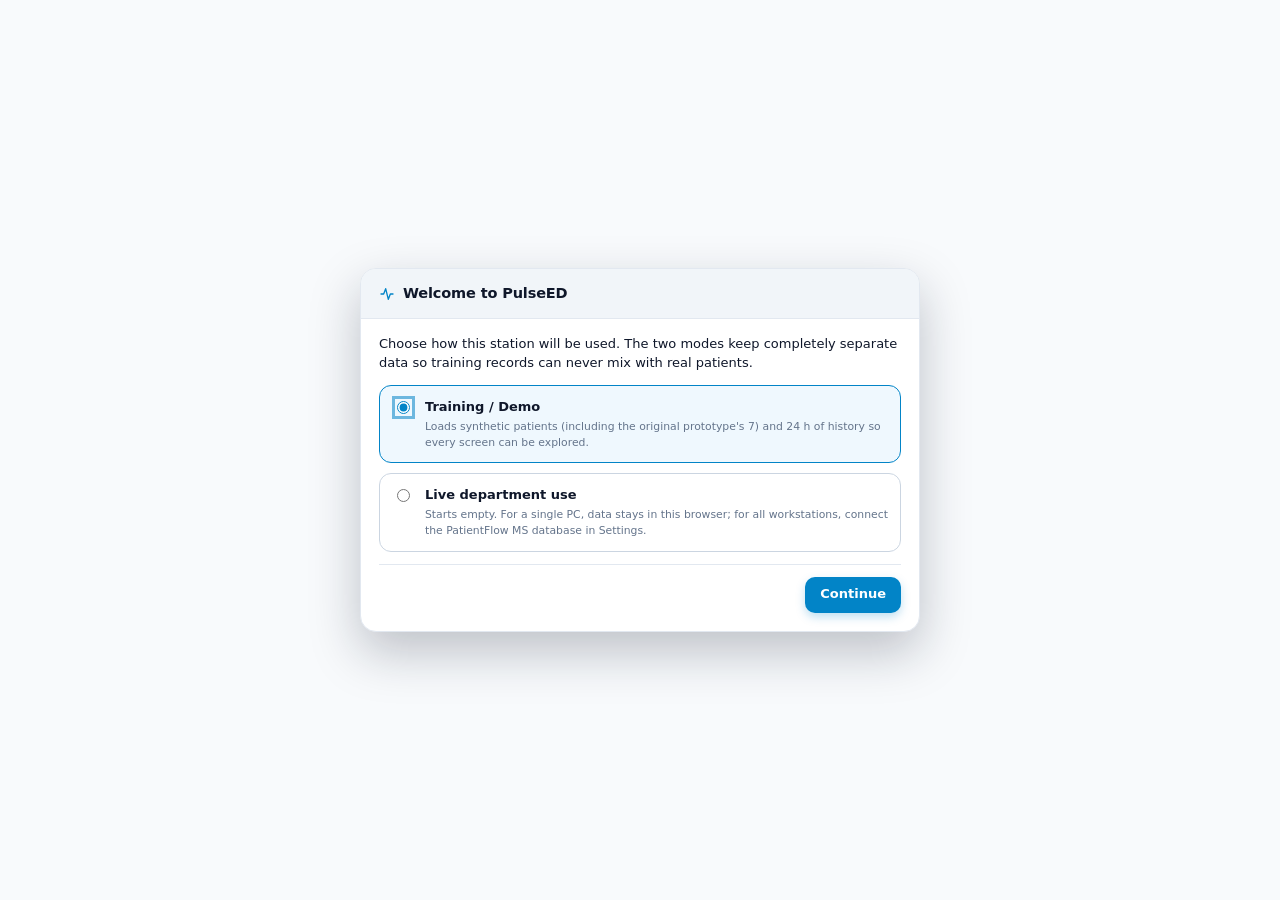
<file: index.html>
<!doctype html>
<html lang="en">
<head>
  <meta charset="utf-8">
  <meta name="viewport" content="width=device-width, initial-scale=1">
  <meta name="robots" content="noindex, nofollow">
  <meta name="referrer" content="no-referrer">
  <meta name="color-scheme" content="light dark">
  <title>PulseED · Reassessment Area</title>
  <link rel="icon" href="data:image/svg+xml,%3Csvg xmlns='http://www.w3.org/2000/svg' viewBox='0 0 24 24'%3E%3Crect width='24' height='24' rx='6' fill='%230284c7'/%3E%3Cpath d='M3 12h4l3-8 4 16 3-8h4' fill='none' stroke='white' stroke-width='2.2' stroke-linecap='round' stroke-linejoin='round'/%3E%3C/svg%3E">
  <link rel="stylesheet" href="assets/pulse.css?v=20261125a">
</head>
<body>
  <div id="app" class="app"><div class="boot">Loading PulseED…</div></div>
  <noscript><p style="padding:2rem">PulseED needs JavaScript enabled.</p></noscript>
  <!-- No CDNs: the station keeps working if the internet drops.
       ?v= is the release tag: change it on every release so stations load the new files together, never a cached mix. -->
  <script src="js/util.js?v=20261125a"></script>
  <script src="js/config.js?v=20261125a"></script>
  <script src="js/site-config.js?v=20261125a"></script>
  <script src="js/domain.js?v=20261125a"></script>
  <script src="js/store.js?v=20261125a"></script>
  <script src="js/charts.js?v=20261125a"></script>
  <script src="js/demo.js?v=20261125a"></script>
  <script src="js/xlsx.js?v=20261125a"></script>
  <script src="js/ui.js?v=20261125a"></script>
  <script src="js/app.js?v=20261125a"></script>
</body>
</html>
</file>
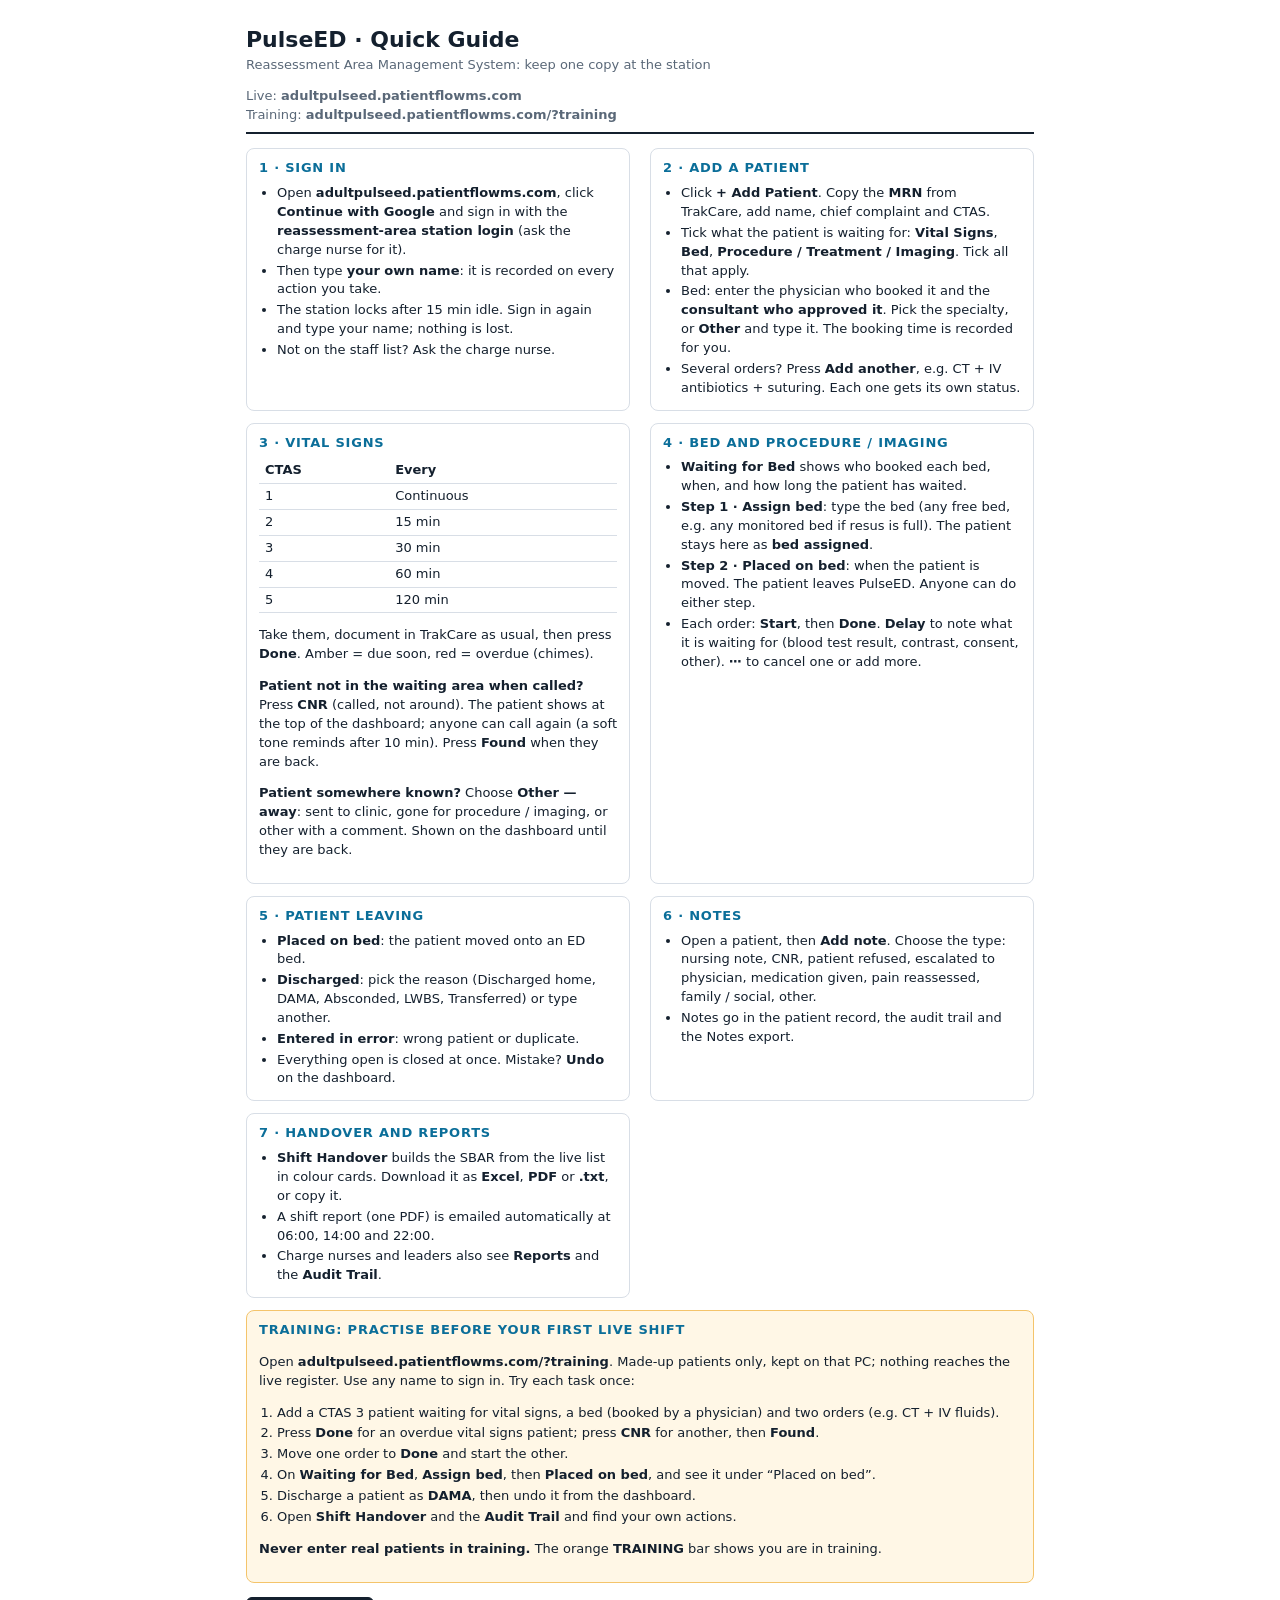
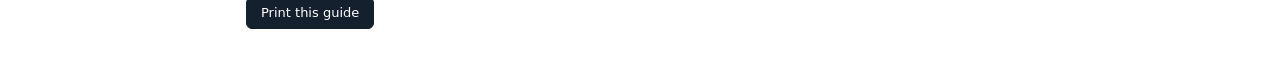
<file: quick-guide.html>
<!doctype html>
<html lang="en">
<head>
<meta charset="utf-8">
<meta name="viewport" content="width=device-width, initial-scale=1">
<title>PulseED Reassessment Area · Quick Guide</title>
<style>
  :root { --ink: #14202e; --muted: #5a6878; --line: #d8dee6; --bg: #ffffff; --accent: #0b6e99; --red: #b42318; --amber: #b54708; --green: #067647; }
  * { box-sizing: border-box; }
  body { margin: 0; background: var(--bg); color: var(--ink); font: 13px/1.45 system-ui, -apple-system, "Segoe UI", Roboto, sans-serif; }
  .page { max-width: 820px; margin: 0 auto; padding: 24px 16px 32px; }
  header { display: flex; justify-content: space-between; align-items: flex-end; gap: 12px; border-bottom: 2px solid var(--ink); padding-bottom: 8px; margin-bottom: 14px; flex-wrap: wrap; }
  h1 { font-size: 22px; margin: 0; }
  header p { margin: 0; color: var(--muted); }
  h2 { font-size: 13px; text-transform: uppercase; letter-spacing: .06em; color: var(--accent); margin: 0 0 6px; }
  .grid { display: grid; grid-template-columns: 1fr 1fr; gap: 12px 20px; }
  section { border: 1px solid var(--line); border-radius: 8px; padding: 10px 12px; break-inside: avoid; }
  ol, ul { margin: 0; padding-left: 18px; }
  li { margin: 2px 0; }
  table { width: 100%; border-collapse: collapse; }
  td, th { text-align: left; padding: 3px 6px; border-bottom: 1px solid var(--line); vertical-align: top; }
  th { font-weight: 600; }
  .wide { grid-column: 1 / -1; }
  .red { color: var(--red); font-weight: 600; } .amber { color: var(--amber); font-weight: 600; } .green { color: var(--green); font-weight: 600; }
  .note { background: #fff7e6; border-color: #f4c46b; }
  .links a { color: var(--accent); }
  .print { margin-top: 14px; }
  button { font: inherit; padding: 6px 14px; border: 1px solid var(--ink); background: var(--ink); color: #fff; border-radius: 6px; cursor: pointer; }
  @media (max-width: 640px) { .grid { grid-template-columns: 1fr; } }
  @media print { .page { padding: 0; max-width: none; } .print { display: none; } body { font-size: 11.5px; } @page { size: A4; margin: 12mm; } }
</style>
</head>
<body>
<div class="page">
  <header>
    <div><h1>PulseED · Quick Guide</h1><p>Reassessment Area Management System: keep one copy at the station</p></div>
    <p class="links">Live: <b>adultpulseed.patientflowms.com</b><br>Training: <b>adultpulseed.patientflowms.com/?training</b></p>
  </header>

  <div class="grid">
    <section>
      <h2>1 · Sign in</h2>
      <ul>
        <li>Open <b>adultpulseed.patientflowms.com</b>, click <b>Continue with Google</b> and sign in with the <b>reassessment-area station login</b> (ask the charge nurse for it).</li>
        <li>Then type <b>your own name</b>: it is recorded on every action you take.</li>
        <li>The station locks after 15 min idle. Sign in again and type your name; nothing is lost.</li>
        <li>Not on the staff list? Ask the charge nurse.</li>
      </ul>
    </section>
    <section>
      <h2>2 · Add a patient</h2>
      <ul>
        <li>Click <b>+ Add Patient</b>. Copy the <b>MRN</b> from TrakCare, add name, chief complaint and CTAS.</li>
        <li>Tick what the patient is waiting for: <b>Vital Signs</b>, <b>Bed</b>, <b>Procedure / Treatment / Imaging</b>. Tick all that apply.</li>
        <li>Bed: enter the physician who booked it and the <b>consultant who approved it</b>. Pick the specialty, or <b>Other</b> and type it. The booking time is recorded for you.</li>
        <li>Several orders? Press <b>Add another</b>, e.g. CT + IV antibiotics + suturing. Each one gets its own status.</li>
      </ul>
    </section>
    <section>
      <h2>3 · Vital signs</h2>
      <table><tr><th>CTAS</th><th>Every</th></tr><tr><td>1</td><td>Continuous</td></tr><tr><td>2</td><td>15 min</td></tr><tr><td>3</td><td>30 min</td></tr><tr><td>4</td><td>60 min</td></tr><tr><td>5</td><td>120 min</td></tr></table>
      <p>Take them, document in TrakCare as usual, then press <b>Done</b>. Amber = due soon, red = overdue (chimes).</p>
      <p><b>Patient not in the waiting area when called?</b> Press <b>CNR</b> (called, not around). The patient shows at the top of the dashboard; anyone can call again (a soft tone reminds after 10 min). Press <b>Found</b> when they are back.</p>
      <p><b>Patient somewhere known?</b> Choose <b>Other — away</b>: sent to clinic, gone for procedure / imaging, or other with a comment. Shown on the dashboard until they are back.</p>
    </section>
    <section>
      <h2>4 · Bed and procedure / imaging</h2>
      <ul>
        <li><b>Waiting for Bed</b> shows who booked each bed, when, and how long the patient has waited.</li>
        <li><b>Step 1 · Assign bed</b>: type the bed (any free bed, e.g. any monitored bed if resus is full). The patient stays here as <b>bed assigned</b>.</li>
        <li><b>Step 2 · Placed on bed</b>: when the patient is moved. The patient leaves PulseED. Anyone can do either step.</li>
        <li>Each order: <b>Start</b>, then <b>Done</b>. <b>Delay</b> to note what it is waiting for (blood test result, contrast, consent, other). <b>⋯</b> to cancel one or add more.</li>
      </ul>
    </section>
    <section>
      <h2>5 · Patient leaving</h2>
      <ul>
        <li><b>Placed on bed</b>: the patient moved onto an ED bed.</li>
        <li><b>Discharged</b>: pick the reason (Discharged home, DAMA, Absconded, LWBS, Transferred) or type another.</li>
        <li><b>Entered in error</b>: wrong patient or duplicate.</li>
        <li>Everything open is closed at once. Mistake? <b>Undo</b> on the dashboard.</li>
      </ul>
    </section>
    <section>
      <h2>6 · Notes</h2>
      <ul>
        <li>Open a patient, then <b>Add note</b>. Choose the type: nursing note, CNR, patient refused, escalated to physician, medication given, pain reassessed, family / social, other.</li>
        <li>Notes go in the patient record, the audit trail and the Notes export.</li>
      </ul>
    </section>
    <section>
      <h2>7 · Handover and reports</h2>
      <ul>
        <li><b>Shift Handover</b> builds the SBAR from the live list in colour cards. Download it as <b>Excel</b>, <b>PDF</b> or <b>.txt</b>, or copy it.</li>
        <li>A shift report (one PDF) is emailed automatically at 06:00, 14:00 and 22:00.</li>
        <li>Charge nurses and leaders also see <b>Reports</b> and the <b>Audit Trail</b>.</li>
      </ul>
    </section>
    <section class="wide note">
      <h2>Training: practise before your first live shift</h2>
      <p>Open <b>adultpulseed.patientflowms.com/?training</b>. Made-up patients only, kept on that PC; nothing reaches the live register. Use any name to sign in. Try each task once:</p>
      <ol>
        <li>Add a CTAS 3 patient waiting for vital signs, a bed (booked by a physician) and two orders (e.g. CT + IV fluids).</li>
        <li>Press <b>Done</b> for an overdue vital signs patient; press <b>CNR</b> for another, then <b>Found</b>.</li>
        <li>Move one order to <b>Done</b> and start the other.</li>
        <li>On <b>Waiting for Bed</b>, <b>Assign bed</b>, then <b>Placed on bed</b>, and see it under “Placed on bed”.</li>
        <li>Discharge a patient as <b>DAMA</b>, then undo it from the dashboard.</li>
        <li>Open <b>Shift Handover</b> and the <b>Audit Trail</b> and find your own actions.</li>
      </ol>
      <p><b>Never enter real patients in training.</b> The orange <b>TRAINING</b> bar shows you are in training.</p>
    </section>
  </div>

  <div class="print"><button onclick="window.print()">Print this guide</button></div>
</div>
</body>
</html>
</file>
<file: assets/pulse.css>
/* PulseED — styles. Palette and type follow patientflowms.com (Inter, slate, sky). Light + night mode. */
:root {
  --bg: #f8fafc; --panel: #ffffff; --panel2: #f1f5f9; --line: #e2e8f0; --line2: #cbd5e1;
  --ink: #0f172a; --ink2: #334155; --muted: #64748b; --faint: #94a3b8;
  --sky: #0284c7; --sky-bg: #e0f2fe; --sky-ink: #075985;
  --blue: #2563eb; --blue-bg: #dbeafe; --blue-ink: #1e40af;
  --amber: #d97706; --amber-bg: #fef3c7; --amber-ink: #92400e;
  --red: #dc2626; --red-bg: #fee2e2; --red-ink: #991b1b;
  --green: #059669; --green-bg: #d1fae5; --green-ink: #065f46;
  --orange-bg: #ffedd5; --orange-ink: #9a3412;
  --shadow: 0 1px 2px rgba(15, 23, 42, .06), 0 1px 3px rgba(15, 23, 42, .05);
  --shadow-lg: 0 20px 50px rgba(15, 23, 42, .25);
  --r: 14px; --r-sm: 9px;
  --font: Inter, "Segoe UI", system-ui, -apple-system, Roboto, sans-serif;
  --mono: "JetBrains Mono", "Cascadia Mono", Consolas, ui-monospace, monospace;
  color-scheme: light;
}
:root[data-theme="dark"] {
  --bg: #0b1220; --panel: #111a2b; --panel2: #18233a; --line: #23314d; --line2: #33456a;
  --ink: #e2e8f0; --ink2: #cbd5e1; --muted: #94a3b8; --faint: #64748b;
  --sky: #38bdf8; --sky-bg: #0c2d44; --sky-ink: #7dd3fc;
  --blue: #60a5fa; --blue-bg: #13274d; --blue-ink: #93c5fd;
  --amber: #fbbf24; --amber-bg: #3a2a07; --amber-ink: #fcd34d;
  --red: #f87171; --red-bg: #3d1414; --red-ink: #fca5a5;
  --green: #34d399; --green-bg: #0b3326; --green-ink: #6ee7b7;
  --orange-bg: #3d2210; --orange-ink: #fdba74;
  --shadow: 0 1px 2px rgba(0, 0, 0, .4); --shadow-lg: 0 20px 50px rgba(0, 0, 0, .6);
  color-scheme: dark;
}
* { box-sizing: border-box; }
[hidden] { display: none !important; }
html, body { height: 100%; margin: 0; }
body { background: var(--bg); color: var(--ink); font: 14px/1.45 var(--font); -webkit-font-smoothing: antialiased; }
button, input, select, textarea { font: inherit; color: inherit; }
h1, h2, h3, h4 { margin: 0; letter-spacing: -.01em; }
p { margin: 0; }
code { font-family: var(--mono); font-size: .9em; background: var(--panel2); padding: 1px 5px; border-radius: 5px; }
.boot { padding: 40px; color: var(--muted); }
.ic { width: 16px; height: 16px; flex: none; fill: none; stroke: currentColor; stroke-width: 2; stroke-linecap: round; stroke-linejoin: round; vertical-align: -3px; }
.mono { font-family: var(--mono); font-size: 12.5px; font-variant-numeric: tabular-nums; }
.small { font-size: 12px; } .b { font-weight: 600; } .nowrap { white-space: nowrap; } .r { text-align: right; }
.hint { color: var(--muted); font-size: 12px; } .pad { padding: 10px 16px; }
.tsky { color: var(--sky); } .tamber { color: var(--amber); } .tblue { color: var(--blue); } .tred { color: var(--red); font-weight: 600; } .tgreen { color: var(--green); }
.sr { position: absolute; width: 1px; height: 1px; overflow: hidden; clip: rect(0 0 0 0); }
.grow { flex: 1; }
:focus-visible { outline: 3px solid color-mix(in srgb, var(--sky) 55%, transparent); outline-offset: 2px; }

/* ---------- layout */
.app { height: 100%; display: flex; flex-direction: column; }
.modebar { display: flex; align-items: center; gap: 8px; padding: 6px 16px; font-size: 12.5px; }
.modebar.demo { background: repeating-linear-gradient(135deg, #fde68a 0 14px, #fcd34d 14px 28px); color: #78350f; }
.top { display: flex; align-items: center; justify-content: space-between; gap: 12px; padding: 10px 18px; background: var(--panel); border-bottom: 1px solid var(--line); box-shadow: var(--shadow); flex-wrap: wrap; }
.brand { display: flex; align-items: center; gap: 12px; min-width: 0; }
.logo { width: 40px; height: 40px; border-radius: 11px; display: grid; place-items: center; color: #fff; background: linear-gradient(135deg, #0284c7, #2563eb); box-shadow: 0 4px 12px rgba(2, 132, 199, .3); }
.logo .ic { width: 22px; height: 22px; stroke-width: 2.4; }
.brand h1 { font-size: 16px; font-weight: 700; }
.brand h1 .sub { font-weight: 500; color: var(--muted); font-size: 13px; margin-left: 4px; }
.brand p { font-size: 12px; color: var(--muted); }
.tools { display: flex; align-items: center; gap: 8px; flex-wrap: wrap; }
.chip { display: inline-flex; align-items: center; gap: 6px; border: 1px solid var(--line); background: var(--panel2); border-radius: 10px; padding: 6px 10px; font-size: 12px; color: var(--ink2); white-space: nowrap; }
.chip .dot { width: 8px; height: 8px; border-radius: 50%; background: var(--faint); }
.chip.ok .dot { background: var(--green); box-shadow: 0 0 0 3px color-mix(in srgb, var(--green) 25%, transparent); }
.chip.bad { background: var(--red-bg); color: var(--red-ink); border-color: color-mix(in srgb, var(--red) 40%, transparent); }
.chip.bad .dot { background: var(--red); }
.chip.user { cursor: pointer; }
.chip.user:hover { border-color: var(--line2); }
.ibtn { width: 34px; height: 34px; display: grid; place-items: center; border-radius: 10px; border: 1px solid var(--line); background: var(--panel2); color: var(--ink2); cursor: pointer; }
.ibtn:hover { border-color: var(--line2); }
.ibtn.on { background: var(--sky-bg); color: var(--sky-ink); border-color: color-mix(in srgb, var(--sky) 40%, transparent); }
.ibtn.warn { background: var(--amber-bg); color: var(--amber-ink); }
.body { flex: 1; display: flex; min-height: 0; }
#side { width: 236px; flex: none; background: var(--panel); border-right: 1px solid var(--line); padding: 14px 12px; display: flex; flex-direction: column; justify-content: space-between; overflow-y: auto; }
.navh { font-size: 10.5px; font-weight: 700; letter-spacing: .08em; text-transform: uppercase; color: var(--faint); padding: 0 10px 8px; }
.nav { width: 100%; display: flex; align-items: center; gap: 10px; padding: 9px 10px; border: 0; background: none; border-radius: 10px; color: var(--ink2); font-size: 13px; font-weight: 500; cursor: pointer; text-align: left; margin-bottom: 2px; }
.nav span { flex: 1; }
.nav:hover { background: var(--panel2); }
.nav.active { background: var(--sky); color: #fff; box-shadow: 0 4px 10px color-mix(in srgb, var(--sky) 30%, transparent); }
.nb { min-width: 24px; text-align: center; padding: 1px 7px; border-radius: 999px; font-size: 11px; background: var(--panel2); color: var(--ink2); }
.nav.active .nb { background: rgba(255, 255, 255, .25); color: #fff; }
.nb.hot { background: var(--red); color: #fff; }
.sidefoot { border: 1px solid var(--line); background: var(--panel2); border-radius: 12px; padding: 10px 12px; font-size: 12px; display: grid; gap: 5px; margin-top: 14px; }
.sidefoot div { display: flex; justify-content: space-between; gap: 8px; color: var(--muted); }
.sidefoot b { color: var(--ink); }
.sidefoot .ver { color: var(--faint); font-size: 11px; justify-content: center; }
#main { flex: 1; min-width: 0; overflow-y: auto; overflow-x: hidden; padding: 20px 22px 40px; outline: none; }
#viewBody { display: grid; grid-template-columns: minmax(0, 1fr); gap: 18px; }
.hero .row { flex-wrap: wrap; }
.vhead { display: flex; justify-content: space-between; align-items: flex-end; gap: 14px; margin-bottom: 16px; flex-wrap: wrap; }
.vhead h2 { font-size: 18px; }
.vhead p { font-size: 12.5px; color: var(--muted); max-width: 820px; margin-top: 3px; }
.vtools { display: flex; gap: 8px; flex-wrap: wrap; align-items: center; }
.search { position: relative; display: flex; align-items: center; }
.search .ic { position: absolute; left: 10px; color: var(--faint); }
.search input, .fsel select { height: 36px; border: 1px solid var(--line); background: var(--panel); border-radius: 10px; padding: 0 12px 0 32px; min-width: 240px; font-size: 13px; }
.fsel select { padding: 0 10px; min-width: 140px; }
.search input:focus, .fsel select:focus { border-color: var(--sky); outline: none; }
.row { display: flex; gap: 8px; align-items: center; } .row.end { justify-content: flex-end; } .row.wrap { flex-wrap: wrap; }

/* ---------- buttons */
.btn { display: inline-flex; align-items: center; justify-content: center; gap: 6px; height: 36px; padding: 0 14px; border-radius: 10px; border: 1px solid transparent; font-size: 13px; font-weight: 600; cursor: pointer; white-space: nowrap; transition: background .12s, border-color .12s, transform .05s; }
.btn:active { transform: translateY(1px); }
.btn:disabled { opacity: .55; cursor: progress; }
.btn.sm { height: 28px; padding: 0 10px; font-size: 12px; border-radius: 8px; }
.btn.block { width: 100%; margin-top: 12px; }
.btn.primary { background: var(--sky); color: #fff; box-shadow: 0 4px 10px color-mix(in srgb, var(--sky) 25%, transparent); }
.btn.primary:hover { filter: brightness(1.07); }
.btn.ghost { background: var(--panel2); border-color: var(--line); color: var(--ink2); }
.btn.ghost:hover { border-color: var(--line2); background: var(--panel); }
.btn.green { background: var(--green); color: #fff; }
.btn.red { background: var(--red); color: #fff; }
.btn.amber { background: var(--amber-bg); color: var(--amber-ink); border-color: color-mix(in srgb, var(--amber) 35%, transparent); }
.btn.sky { background: var(--sky-bg); color: var(--sky-ink); border-color: color-mix(in srgb, var(--sky) 35%, transparent); }
.btn.blue { background: var(--blue-bg); color: var(--blue-ink); border-color: color-mix(in srgb, var(--blue) 35%, transparent); }
.link { background: none; border: 0; padding: 0; color: var(--sky); font-weight: 600; cursor: pointer; font-size: inherit; text-decoration: underline; text-underline-offset: 2px; }
.urn { background: none; border: 0; padding: 0; font: 700 12.5px var(--mono); color: var(--ink); cursor: pointer; text-decoration: underline dotted var(--faint); text-underline-offset: 3px; }
.urn:hover { color: var(--sky); }

/* ---------- alerts */
#alertBar { display: grid; position: relative; z-index: 30; }
.abar { display: flex; gap: 8px; align-items: center; padding: 6px 18px; overflow-x: auto; scrollbar-width: thin; background: var(--panel); border-bottom: 1px solid var(--line); }
.achip { display: inline-flex; align-items: center; gap: 6px; flex: none; white-space: nowrap; padding: 4px 10px; border-radius: 999px; font: 600 12.5px var(--sans, inherit); cursor: pointer;
  background: var(--red-bg); color: var(--red-ink); border: 1px solid color-mix(in srgb, var(--red) 35%, transparent); }
.achip svg { width: 15px; height: 15px; flex: none; }
.achip svg:last-child { width: 13px; height: 13px; transition: transform .15s; }
.achip.on { background: var(--red); color: #fff; } .achip.on svg:last-child { transform: rotate(180deg); }
.achip.amber { background: var(--amber-bg); color: var(--amber-ink); border-color: color-mix(in srgb, var(--amber) 35%, transparent); cursor: default; }
.achip.pulse:not(.on) { animation: red-pulse 1.5s ease-in-out infinite; }
.apop { position: absolute; top: 100%; left: 18px; right: 18px; max-height: min(50vh, 420px); overflow: auto; background: var(--panel); border: 1px solid color-mix(in srgb, var(--red) 35%, var(--line));
  border-top: 3px solid var(--red); border-radius: 0 0 var(--r) var(--r); box-shadow: 0 14px 34px rgba(0,0,0,.18); padding: 10px 14px 12px; }
.apoph { display: flex; align-items: center; gap: 8px; flex-wrap: wrap; color: var(--red-ink); font-size: 13px; padding-bottom: 8px; border-bottom: 1px solid var(--line); }
.apoph svg { width: 16px; height: 16px; } .apoph span { color: var(--muted); } .apoph .x { margin-left: auto; }
.aplist { display: flex; flex-wrap: wrap; gap: 6px 14px; padding-top: 10px; }
.aplist .link { font-family: var(--mono); font-size: 12.5px; color: var(--red-ink); }
.amore { color: var(--muted); font-size: 12px; }
@media (prefers-reduced-motion: reduce) { .achip.pulse:not(.on) { animation: none; outline: 2px solid var(--red); } }
.alert { display: flex; align-items: center; gap: 8px; flex-wrap: wrap; padding: 8px 18px; font-size: 13px; border-bottom: 1px solid transparent; }
.alert.red { background: var(--red-bg); color: var(--red-ink); border-color: color-mix(in srgb, var(--red) 30%, transparent); }
.alert.amber { background: var(--amber-bg); color: var(--amber-ink); }
.alert .link { color: inherit; font-family: var(--mono); font-size: 12.5px; }
@keyframes red-pulse { 0%, 100% { background-color: var(--red-bg); box-shadow: 0 0 22px color-mix(in srgb, var(--red) 45%, transparent); } 50% { background-color: var(--panel); box-shadow: 0 0 0 transparent; } }
.alert.pulse, .pulse-card-alert { animation: red-pulse 1.5s ease-in-out infinite; }
@media (prefers-reduced-motion: reduce) { .alert.pulse, .pulse-card-alert { animation: none; outline: 3px solid var(--red); } }

/* ---------- dashboard */
.hero { display: flex; justify-content: space-between; gap: 16px; align-items: center; background: var(--panel); border: 1px solid var(--line); border-radius: var(--r); padding: 8px 14px; box-shadow: var(--shadow); flex-wrap: wrap; background-image: radial-gradient(600px 160px at 100% 0, color-mix(in srgb, var(--sky) 9%, transparent), transparent); }
.hero h2 { font-size: 15px; } .hero h2 .hint { font-weight: 500; margin-left: 6px; } .hero p { color: var(--muted); font-size: 12.5px; max-width: 760px; margin-top: 4px; }
.metrics { display: grid; grid-template-columns: repeat(4, minmax(0, 1fr)); gap: 14px; }
.metric { text-align: left; display: flex; justify-content: space-between; gap: 10px; background: var(--panel); border: 1px solid var(--line); border-left: 4px solid var(--line2); border-radius: var(--r); padding: 16px; box-shadow: var(--shadow); cursor: pointer; }
.metric:hover { border-color: var(--line2); }
.metric p { font-size: 12px; color: var(--muted); font-weight: 500; }
.metric h4 { font-size: 30px; font-weight: 700; margin: 2px 0 6px; font-variant-numeric: tabular-nums; }
.metrics.small .metric h4 { font-size: 22px; }
.metric small { font-size: 11.5px; color: var(--muted); }
.metric .mi { width: 44px; height: 44px; border-radius: 12px; display: grid; place-items: center; background: var(--panel2); color: var(--muted); flex: none; }
.metric .mi .ic { width: 20px; height: 20px; }
.metric.sky { border-left-color: var(--sky); } .metric.amber { border-left-color: var(--amber); } .metric.blue { border-left-color: var(--blue); }
.metric.red { border-left-color: var(--red); } .metric.red h4 { color: var(--red); } .metric.red .mi { background: var(--red-bg); color: var(--red); }
.metric.amber .mi { color: var(--amber); } .metric.sky .mi { color: var(--sky); } .metric.blue .mi { color: var(--blue); }
.metric.green { border-left-color: var(--green); } .metric.green .mi { color: var(--green); }
.tri { display: grid; grid-template-columns: repeat(3, minmax(0, 1fr)); gap: 16px; }
.duo { display: grid; grid-template-columns: repeat(2, minmax(0, 1fr)); gap: 16px; }
.panel { background: var(--panel); border: 1px solid var(--line); border-radius: var(--r); padding: 16px; box-shadow: var(--shadow); min-width: 0; }
.panel.flush { padding: 0; overflow: hidden; }
.panel > h3 { font-size: 14px; margin-bottom: 10px; }
.ph { display: flex; justify-content: space-between; align-items: center; gap: 8px; padding-bottom: 10px; border-bottom: 1px solid var(--line); margin-bottom: 6px; flex-wrap: wrap; }
.ph h3 { font-size: 13.5px; display: flex; align-items: center; gap: 7px; }
.panel .link { font-size: 12px; text-decoration: none; }
.tw { overflow-x: auto; }
.tw.scroll { max-height: 330px; overflow-y: auto; }
table { width: 100%; border-collapse: collapse; font-size: 13px; }
th { text-align: left; font-size: 10.5px; text-transform: uppercase; letter-spacing: .06em; color: var(--muted); font-weight: 600; padding: 8px 8px; border-bottom: 1px solid var(--line); white-space: nowrap; }
td { padding: 8px; border-bottom: 1px solid var(--line); vertical-align: middle; }
tr:last-child td { border-bottom: 0; }
table.big th { background: var(--panel2); padding: 11px 12px; position: sticky; top: 0; }
table.big td { padding: 11px 12px; }
tbody tr:hover td { background: color-mix(in srgb, var(--panel2) 65%, transparent); }
tr.row-red td { background: color-mix(in srgb, var(--red-bg) 55%, transparent); }
tr.row-amber td { background: color-mix(in srgb, var(--amber-bg) 45%, transparent); }
td.empty { text-align: center; color: var(--faint); padding: 24px; font-size: 12.5px; }
td.trunc { max-width: 120px; overflow: hidden; text-overflow: ellipsis; white-space: nowrap; }
td.notes { min-width: 260px; color: var(--muted); font-size: 12.5px; }
td .hint { margin-top: 2px; }

/* ---------- badges */
.ctas { display: inline-block; padding: 2px 8px; border-radius: 999px; font-size: 11px; font-weight: 700; border: 1px solid transparent; white-space: nowrap; }
.ctas.c1 { background: var(--red); color: #fff; } .ctas.c2 { background: var(--orange-bg); color: var(--orange-ink); border-color: color-mix(in srgb, var(--orange-ink) 30%, transparent); }
.ctas.c3 { background: var(--amber-bg); color: var(--amber-ink); } .ctas.c4 { background: var(--green-bg); color: var(--green-ink); }
.ctas.c5 { background: var(--sky-bg); color: var(--sky-ink); } .ctas.c0 { background: var(--panel2); color: var(--ink2); border-color: var(--line2); }
.tb, .wait, .pill { display: inline-flex; align-items: center; gap: 5px; padding: 3px 8px; border-radius: 8px; font-size: 12px; font-weight: 600; border: 1px solid transparent; white-space: nowrap; }
.tb .ic, .wait .ic { width: 13px; height: 13px; }
.tb { font-family: var(--mono); font-size: 12px; }
.t-overdue { background: var(--red-bg); color: var(--red-ink); border-color: color-mix(in srgb, var(--red) 40%, transparent); }
.t-continuous { background: var(--red); color: #fff; }
.t-dueSoon { background: var(--amber-bg); color: var(--amber-ink); border-color: color-mix(in srgb, var(--amber) 40%, transparent); }
.t-ok { background: var(--green-bg); color: var(--green-ink); }
.t-noTarget { background: var(--panel2); color: var(--ink2); border-color: var(--line2); }
.wait { font-family: var(--mono); background: var(--panel2); color: var(--ink2); }
.wait.w-amber { background: var(--amber-bg); color: var(--amber-ink); } .wait.w-red { background: var(--red-bg); color: var(--red-ink); }
.pill { background: var(--panel2); color: var(--ink2); font-weight: 600; font-size: 11.5px; }
.pill.green { background: var(--green-bg); color: var(--green-ink); } .pill.amber { background: var(--amber-bg); color: var(--amber-ink); }
.pill.red { background: var(--red-bg); color: var(--red-ink); } .pill.blue { background: var(--blue-bg); color: var(--blue-ink); }
.pill.sky { background: var(--sky-bg); color: var(--sky-ink); } .pill.grey, .pill.muted { background: var(--panel2); color: var(--muted); }
.wf { display: inline-flex; align-items: center; gap: 4px; padding: 2px 7px; border-radius: 7px; font-size: 11.5px; font-weight: 600; margin: 1px 0; }
.wf .ic { width: 12px; height: 12px; }
.wf.off { color: var(--faint); background: transparent; border: 1px dashed var(--line2); }
.wf.on { background: var(--sky-bg); color: var(--sky-ink); }
.wf.on.t-overdue, .wf.on.w-red { background: var(--red-bg); color: var(--red-ink); }
.wf.on.t-dueSoon, .wf.on.w-amber { background: var(--amber-bg); color: var(--amber-ink); }

/* ---------- analytics */
.kpi p { font-size: 12px; color: var(--muted); }
.kpi h3 { font-size: 26px; margin: 4px 0; font-variant-numeric: tabular-nums; }
.kpi small { color: var(--muted); font-size: 11.5px; display: block; margin-top: 4px; }
svg.chart { width: 100%; height: auto; display: block; margin-top: 8px; }
.chart .grid { stroke: var(--line); stroke-width: 1; }
.chart .axis { fill: var(--faint); font: 10px var(--font); }
.chart .tgt { fill: var(--green); }
.chart .target { stroke: var(--green); stroke-width: 1.2; stroke-dasharray: 2 3; }
.chart .line { fill: none; stroke-width: 2; }
.chart .mean { stroke-width: 1; opacity: .7; }
.chart .limit { stroke-width: 1; stroke-dasharray: 5 4; opacity: .7; }
.chart .s1 { stroke: var(--sky); fill: var(--sky); } .chart .s2 { stroke: var(--amber); fill: var(--amber); }
.chart .s3 { stroke: #e11d48; fill: #e11d48; } .chart .s4 { stroke: var(--blue); fill: var(--blue); }
.chart .line.s1, .chart .line.s2, .chart .line.s3, .chart .line.s4, .chart .mean, .chart .limit { fill: none; }
.chart .pt { stroke: var(--panel); stroke-width: 1.5; }
.chart .pt.bad { fill: var(--red); stroke: var(--red-bg); stroke-width: 3; }
.legend { display: grid; gap: 3px; margin-top: 6px; font-size: 11.5px; color: var(--muted); }
.lg { display: flex; align-items: center; gap: 6px; }
.sw { width: 12px; height: 3px; border-radius: 2px; display: inline-block; }
.sw.s1 { background: var(--sky); } .sw.s2 { background: var(--amber); } .sw.s3 { background: #e11d48; } .sw.s4 { background: var(--blue); }
.exports { display: grid; grid-template-columns: repeat(3, minmax(0, 1fr)); gap: 10px; margin-top: 12px; }
.export { display: flex; align-items: center; gap: 10px; padding: 12px 14px; background: var(--panel2); border: 1px solid var(--line); border-radius: 11px; cursor: pointer; font-weight: 600; font-size: 13px; text-align: left; }
.export span { flex: 1; } .export small { font: 11px var(--mono); color: var(--faint); }
.export:hover { border-color: var(--line2); background: var(--panel); }
.check { display: inline-flex; align-items: center; gap: 8px; font-size: 12.5px; cursor: pointer; }
.check input { width: 16px; height: 16px; accent-color: var(--sky); }

/* ---------- toasts */
#toasts { position: fixed; right: 18px; top: 18px; z-index: 90; display: grid; gap: 8px; width: min(440px, calc(100vw - 32px)); }
.toast { display: flex; align-items: center; gap: 10px; background: var(--panel); border: 1px solid var(--line); border-left: 4px solid var(--green); border-radius: 12px; padding: 11px 12px; box-shadow: var(--shadow-lg); font-size: 13px; animation: tin .2s ease-out; }
.toast span { flex: 1; }
.toast .dot { width: 9px; height: 9px; border-radius: 50%; background: var(--green); flex: none; }
.toast.error { border-left-color: var(--red); } .toast.error .dot { background: var(--red); }
.toast.warn { border-left-color: var(--amber); } .toast.warn .dot { background: var(--amber); }
.toast.info { border-left-color: var(--sky); } .toast.info .dot { background: var(--sky); }
.toast .x, .mh .x, .apoph .x { background: none; border: 0; color: var(--faint); cursor: pointer; padding: 2px; display: grid; }
.toast.out { opacity: 0; transform: translateX(20px); transition: .25s; }
@keyframes tin { from { opacity: 0; transform: translateY(-8px); } }

/* ---------- modals */
.overlay { position: fixed; inset: 0; z-index: 60; background: rgba(15, 23, 42, .45); backdrop-filter: blur(3px); display: grid; place-items: center; padding: 16px; }
.overlay + .overlay { background: rgba(15, 23, 42, .25); }
.overlay.lock { background: var(--bg); backdrop-filter: none; }
.modal { width: min(560px, 100%); max-height: calc(100vh - 32px); display: flex; flex-direction: column; background: var(--panel); border: 1px solid var(--line); border-radius: 16px; box-shadow: var(--shadow-lg); overflow: hidden; }
.modal.wide { width: min(860px, 100%); }
.mh { display: flex; justify-content: space-between; align-items: center; gap: 10px; padding: 14px 18px; background: var(--panel2); border-bottom: 1px solid var(--line); }
.mh h3 { font-size: 14.5px; display: flex; align-items: center; gap: 8px; }
.mh h3 .ic { color: var(--sky); }
.modal.danger .mh { background: var(--red-bg); } .modal.danger .mh h3, .modal.danger .mh h3 .ic { color: var(--red-ink); }
.mb { padding: 16px 18px; overflow-y: auto; display: grid; gap: 12px; font-size: 13px; }
.mf { display: flex; gap: 8px; align-items: center; padding-top: 12px; border-top: 1px solid var(--line); flex-wrap: wrap; position: sticky; bottom: -16px; background: var(--panel); padding-bottom: 2px; }
.merr { display: flex; gap: 8px; align-items: flex-start; background: var(--red-bg); color: var(--red-ink); border: 1px solid color-mix(in srgb, var(--red) 35%, transparent); border-radius: 10px; padding: 10px 12px; font-weight: 600; }
.merr .ic { margin-top: 1px; }
.f { display: grid; gap: 5px; min-width: 0; }
.f > span { font-size: 12px; font-weight: 600; color: var(--ink2); }
.f small { color: var(--muted); font-size: 11.5px; }
.f input, .f select, .f textarea { width: 100%; border: 1px solid var(--line2); background: var(--panel); border-radius: 10px; padding: 8px 11px; font-size: 13px; min-height: 38px; }
.f textarea { resize: vertical; font-family: inherit; }
.f input:focus, .f select:focus, .f textarea:focus { border-color: var(--sky); outline: none; box-shadow: 0 0 0 3px color-mix(in srgb, var(--sky) 18%, transparent); }
.f input[readonly] { background: var(--panel2); }
fieldset { border: 0; margin: 0; padding: 0; min-width: 0; }
fieldset:disabled { opacity: .75; }
.g2, .g3, .g4 { display: grid; gap: 12px; }
.g2 { grid-template-columns: repeat(2, minmax(0, 1fr)); } .g3 { grid-template-columns: repeat(3, minmax(0, 1fr)); } .g4 { grid-template-columns: repeat(4, minmax(0, 1fr)); }
.span2 { grid-column: span 2; }
.wfset { border: 1px solid color-mix(in srgb, var(--sky) 30%, transparent); background: color-mix(in srgb, var(--sky-bg) 50%, transparent); border-radius: 12px; padding: 10px 12px 12px; }
.wfset legend { font-weight: 700; font-size: 12.5px; color: var(--sky-ink); padding: 0 4px; }
.wfset legend small { font-weight: 500; color: var(--muted); }
.wfopt { display: flex; align-items: center; gap: 8px; background: var(--panel); border: 1px solid var(--line2); border-radius: 10px; padding: 10px; cursor: pointer; font-weight: 600; font-size: 12.5px; }
.wfopt:has(input:checked) { border-color: var(--sky); box-shadow: 0 0 0 2px color-mix(in srgb, var(--sky) 25%, transparent); }
.wfopt input { width: 16px; height: 16px; accent-color: var(--sky); }
.sec { background: var(--panel2); border: 1px solid var(--line); border-radius: 12px; padding: 12px; display: grid; gap: 6px; }
.kv { display: grid; grid-template-columns: auto 1fr; gap: 6px 14px; align-items: center; background: var(--panel2); border-radius: 10px; padding: 10px 12px; font-size: 12.5px; }
.kv span { color: var(--muted); }
.pcard { background: var(--panel2); border: 1px solid var(--line); border-radius: 12px; padding: 10px 12px; display: grid; gap: 3px; }
.pcard b { font-size: 14px; }
.note { display: block; background: var(--amber-bg); color: var(--amber-ink); border-radius: 10px; padding: 9px 12px; font-size: 12.5px; }
.warnbox { display: flex; gap: 10px; background: var(--red-bg); color: var(--red-ink); border: 1px solid color-mix(in srgb, var(--red) 35%, transparent); border-radius: 12px; padding: 12px; font-size: 12.5px; }
.warnbox .ic { width: 20px; height: 20px; }
.warnbox p { margin-top: 3px; }
.override { background: var(--amber-bg); color: var(--amber-ink); padding: 10px 12px; border-radius: 10px; font-weight: 600; }
.choice { display: grid; gap: 10px; }
.choice label { display: flex; gap: 12px; align-items: flex-start; border: 1px solid var(--line2); border-radius: 12px; padding: 12px; cursor: pointer; }
.choice label:has(input:checked) { border-color: var(--sky); background: color-mix(in srgb, var(--sky-bg) 50%, transparent); }
.choice input { margin-top: 3px; accent-color: var(--sky); }
.choice small { display: block; color: var(--muted); margin-top: 2px; }
.sh { font-size: 12px; text-transform: uppercase; letter-spacing: .06em; color: var(--muted); margin-top: 4px; }
.wfcard { border: 1px dashed var(--line2); border-radius: 12px; padding: 10px; display: grid; gap: 6px; align-content: start; }
.wfcard.on { border-style: solid; border-color: color-mix(in srgb, var(--sky) 40%, transparent); background: color-mix(in srgb, var(--sky-bg) 35%, transparent); }
.wfh { display: flex; align-items: center; gap: 6px; flex-wrap: wrap; font-size: 12.5px; }
.timeline { display: grid; gap: 1px; max-height: 260px; overflow-y: auto; border: 1px solid var(--line); border-radius: 10px; }
.tl { display: grid; grid-template-columns: 150px 1fr; gap: 0 10px; padding: 8px 10px; background: var(--panel); font-size: 12.5px; border-bottom: 1px solid var(--line); }
.tl small { grid-column: 2; color: var(--muted); }
.tl > span:nth-child(3) { grid-column: 2; font-family: var(--mono); font-size: 11.5px; color: var(--ink2); }
.tl .mono { grid-row: span 3; color: var(--muted); font-size: 11.5px; }
textarea.sbar { width: 100%; font: 12px/1.5 var(--mono); background: var(--panel2); border: 1px solid var(--line); border-radius: 10px; padding: 12px; color: var(--ink); resize: vertical; }
.settings { display: grid; gap: 16px; }
.settings .panel h3 { font-size: 14px; margin-bottom: 6px; }
.settings .panel .hint { margin-bottom: 10px; }

/* ---------- responsive */
@media (max-width: 1280px) { .tri { grid-template-columns: 1fr; } .metrics { grid-template-columns: repeat(2, minmax(0, 1fr)); } }
@media (max-width: 1000px) {
  .body { flex-direction: column; }
  #side { width: auto; border-right: 0; border-bottom: 1px solid var(--line); padding: 8px; flex-direction: row; overflow-x: auto; }
  #side nav { display: flex; gap: 4px; } .navh, .sidefoot { display: none; }
  .nav { width: auto; white-space: nowrap; }
  .duo, .exports, .g4 { grid-template-columns: 1fr 1fr; }
  .brand h1 .sub { display: none; }
}
@media (max-width: 640px) {
  #main { padding: 14px 16px 30px; }
  .metrics, .duo, .exports, .g2, .g3, .g4 { grid-template-columns: 1fr; }
  .span2 { grid-column: auto; }
  .search input { min-width: 0; width: 100%; } .vtools, .search { width: 100%; }
  .tools .chip.mono { display: none; }
  .tl { grid-template-columns: 1fr; } .tl small, .tl > span:nth-child(3) { grid-column: 1; }
}
@media print { .top, #side, #alertBar, #toasts, .modebar { display: none; } #main { overflow: visible; } }

/* ED Beds & Boarding board */
.bgrid { display: grid; grid-template-columns: repeat(auto-fill, minmax(170px, 1fr)); gap: 10px; }
.btile { display: flex; flex-direction: column; align-items: flex-start; gap: 4px; text-align: left; border: 1px solid var(--line2); border-radius: 12px; padding: 10px 12px; background: var(--panel); color: var(--ink); font: inherit; font-size: 13px; min-height: 92px; }
button.btile { cursor: pointer; } button.btile:hover { border-color: #0284c7; }
.btile b { font-size: 14px; } .btile small { color: var(--muted); font-size: 12px; }
.btile.empty { background: #ecfdf5; border-color: #a7f3d0; } .btile.reserved { background: #fffbeb; border-color: #fcd34d; }
.btile.occ { background: #f0f9ff; border-color: #bae6fd; } .btile.occ.w-amber { background: #fffbeb; border-color: #f59e0b; } .btile.occ.w-red { background: #fef2f2; border-color: #ef4444; border-width: 2px; }
[data-theme="dark"] .btile.empty { background: #052e1f; border-color: #065f46; } [data-theme="dark"] .btile.reserved, [data-theme="dark"] .btile.occ.w-amber { background: #2b1d05; border-color: #92400e; }
[data-theme="dark"] .btile.occ { background: #082032; border-color: #075985; } [data-theme="dark"] .btile.occ.w-red { background: #2d0a0a; border-color: #ef4444; }

/* Doctor / nursing shift toggle */
.seg { display: inline-flex; border: 1px solid var(--line2); border-radius: 9px; overflow: hidden; }
.seg button { border: 0; background: var(--panel); color: var(--ink2); padding: 7px 12px; font: inherit; font-size: 13px; font-weight: 600; cursor: pointer; min-height: 34px; }
.seg button + button { border-left: 1px solid var(--line2); }
.seg button.on { background: #0369a1; color: #fff; }
.shiftp { margin-bottom: 14px; } .shiftp .ph { flex-wrap: wrap; gap: 8px; } .shiftp h3 small { font-weight: 400; margin-left: 6px; }

/* Training / guide links in the sidebar footer */
.sidefoot .learn { display: grid; gap: 4px; padding: 6px 0; }
.sidefoot .learn a { display: inline-flex; align-items: center; gap: 6px; font-size: 13px; }
.sidefoot .learn svg { width: 15px; height: 15px; }

/* Staff & Access editor */
.staff th, .staff td { padding: 6px 6px; vertical-align: middle; }
.staff input:not([type=checkbox]), .staff select { width: 100%; min-width: 0; border: 1px solid var(--line2); background: var(--panel); border-radius: 8px; padding: 6px 8px; font-size: 13px; min-height: 34px; }
.staff input[readonly] { background: var(--panel2); }
.staff td:nth-child(1) { min-width: 150px; } .staff td:nth-child(2) { min-width: 200px; } .staff td:nth-child(3) { min-width: 170px; } .staff td:nth-child(4), .staff td:nth-child(6) { min-width: 120px; }
.staff .c { text-align: center; } .staff .r { text-align: right; }
.staff input[type=checkbox] { width: 18px; height: 18px; }
.staff thead th { position: sticky; top: 0; background: var(--panel); z-index: 1; }
.staffwrap { max-height: 52vh; overflow: auto; margin-top: 8px; }
.rolehelp { margin: 8px 0; } .rolehelp summary { cursor: pointer; font-weight: 600; font-size: 13px; } .rolehelp .hint b { color: var(--ink); }
.bulk { border: 1px dashed var(--line2); border-radius: 10px; padding: 10px; margin-top: 8px; }
.bulk textarea { width: 100%; }
[data-q] { min-width: 220px; border: 1px solid var(--line2); background: var(--panel); border-radius: 8px; padding: 6px 10px; min-height: 36px; }

/* ---------- dashboard: numbers grouped into four labelled boxes */
.mgroups { display: grid; grid-template-columns: repeat(2, minmax(0, 1fr)); gap: 14px; }
.mgroup { background: var(--panel); border: 1px solid var(--line); border-top: 4px solid var(--line2); border-radius: var(--r); box-shadow: var(--shadow); padding: 10px 12px 12px; min-width: 0; }
.mgroup.red { border-top-color: var(--red); } .mgroup.green { border-top-color: var(--green); } .mgroup.sky { border-top-color: var(--sky); }
.mgh { display: flex; align-items: center; gap: 8px; margin-bottom: 8px; }
.mgh .ic { width: 17px; height: 17px; color: var(--muted); } .mgroup.red .mgh .ic { color: var(--red); }
.mgh h3 { font-size: 13.5px; font-weight: 700; }
.mtag { margin-left: auto; font-size: 11.5px; color: var(--muted); white-space: nowrap; }
.mgroup.red .mtag { color: var(--red-ink); font-weight: 700; } .mgroup.green .mtag { color: var(--green-ink, var(--green)); font-weight: 600; }
.mtiles { display: grid; gap: 8px; grid-template-columns: repeat(var(--cols, 3), minmax(0, 1fr)); }
.mtiles.n4 { --cols: 4; } .mtiles.n6 { --cols: 3; } .mtiles.n3 { --cols: 3; }
.mtile { text-align: left; display: flex; flex-direction: column; gap: 1px; min-width: 0; padding: 8px 10px; border-radius: 10px; cursor: pointer;
  background: var(--panel2); border: 1px solid var(--line); border-left: 3px solid var(--line2); color: var(--ink); }
.mtile:hover { border-color: var(--sky); }
.mtile .mt { font-size: 11.5px; color: var(--muted); font-weight: 500; line-height: 1.25; }
.mtile b { font-size: 21px; font-weight: 700; font-variant-numeric: tabular-nums; line-height: 1.2; }
.mtile small { font-size: 11px; color: var(--muted); overflow: hidden; text-overflow: ellipsis; white-space: nowrap; }
.mtile.red { border-left-color: var(--red); background: var(--red-bg); } .mtile.red b { color: var(--red); }
.mtile.amber { border-left-color: var(--amber); } .mtile.amber b { color: var(--amber-ink); }
.mtile.sky { border-left-color: var(--sky); } .mtile.blue { border-left-color: var(--blue); } .mtile.green { border-left-color: var(--green); }
.mtile.ok b { color: var(--green-ink, var(--green)); } .mtile.ok { border-left-color: var(--green); }
@media (max-width: 1100px) { .mgroups { grid-template-columns: 1fr; } }
@media (max-width: 560px) { .mtiles.n4, .mtiles.n6, .mtiles.n3 { --cols: 2; } }
.note > .ic:first-child { width: 15px; height: 15px; vertical-align: -3px; margin-right: 6px; }
/* re-triaged / moved patient: highlighted where the list now shows them */
@keyframes flash-row { 0%, 60% { background: color-mix(in srgb, var(--sky) 28%, transparent); box-shadow: inset 4px 0 0 var(--sky); } 100% { background: transparent; box-shadow: none; } }
.flash, tr.flash > td { animation: flash-row 3.5s ease-out 1; }

/* ---------- Reassessment Area: simple dashboard */
.hello { display: flex; justify-content: space-between; align-items: center; gap: 16px; flex-wrap: wrap; padding: 18px 22px; border-radius: var(--r); color: #fff;
  background: linear-gradient(120deg, #0369a1 0%, #0284c7 45%, #0ea5e9 100%); box-shadow: 0 10px 30px color-mix(in srgb, #0284c7 30%, transparent); }
.hello h2 { font-size: 21px; font-weight: 750; display: flex; align-items: center; gap: 10px; flex-wrap: wrap; }
.hello p { opacity: .92; margin-top: 4px; font-size: 13.5px; }
.hello .status { font-size: 12px; font-weight: 700; padding: 3px 10px; border-radius: 999px; background: rgba(255,255,255,.18); border: 1px solid rgba(255,255,255,.35); }
.hello .status.bad { background: #fee2e2; color: #991b1b; border-color: #fecaca; }
.hello .status.ok::before { content: '● '; color: #6ee7b7; }
.btn.lg { height: 46px; padding: 0 22px; font-size: 15px; border-radius: 12px; }
.hello .btn.primary { background: #fff; color: #0369a1; box-shadow: 0 4px 14px rgba(0,0,0,.15); }
.hello .btn.primary:hover { background: #f0f9ff; }
.needs { display: grid; grid-template-columns: repeat(3, minmax(0, 1fr)); gap: 14px; }
.need { background: var(--panel); border: 1px solid var(--line); border-radius: var(--r); box-shadow: var(--shadow); display: flex; flex-direction: column; min-width: 0; overflow: hidden; border-top: 4px solid var(--sky); }
.need.amber { border-top-color: var(--amber); } .need.blue { border-top-color: var(--blue); } .need.red { border-top-color: var(--red); }
.need .nh { display: flex; align-items: center; gap: 12px; padding: 14px 16px 10px; background: none; border: 0; text-align: left; cursor: pointer; width: 100%; color: inherit; }
.need .ni { width: 42px; height: 42px; border-radius: 12px; display: grid; place-items: center; background: var(--sky-bg); color: var(--sky); flex: none; }
.need.amber .ni { background: var(--amber-bg); color: var(--amber); } .need.blue .ni { background: var(--blue-bg); color: var(--blue); } .need.red .ni { background: var(--red-bg); color: var(--red); }
.need .ni .ic { width: 22px; height: 22px; }
.need .nt { display: flex; flex-direction: column; min-width: 0; flex: 1; } .need .nt b { font-size: 14.5px; } .need .nt small { color: var(--muted); font-size: 12px; }
.need .nc { font-size: 34px; font-weight: 800; font-variant-numeric: tabular-nums; line-height: 1; }
.need.red .nc { color: var(--red); }
.nlist { list-style: none; margin: 0; padding: 4px 10px 10px; display: flex; flex-direction: column; gap: 4px; flex: 1; }
.nlist li { display: flex; align-items: center; gap: 8px; padding: 7px 8px; border-radius: 10px; background: var(--panel2); min-width: 0; }
.nlist li .urn { flex: none; }
.nlist .nn { flex: 1; min-width: 0; display: flex; flex-direction: column; font-weight: 600; font-size: 13px; overflow: hidden; white-space: nowrap; text-overflow: ellipsis; }
.nlist .nn small { font-weight: 500; color: var(--muted); font-size: 11.5px; overflow: hidden; text-overflow: ellipsis; }
.nlist .tb, .nlist .wait, .nlist .pill { flex: none; }
.nlist .nempty { background: none; color: var(--muted); justify-content: center; padding: 18px 8px; font-size: 13px; }
.need .more { margin: 0 16px 12px; font-size: 12.5px; text-align: left; }
.warnp { border-color: color-mix(in srgb, var(--amber) 45%, var(--line)); background: color-mix(in srgb, var(--amber-bg) 35%, var(--panel)); }
@media (max-width: 1150px) { .needs { grid-template-columns: 1fr; } }

/* ---------- forms: needs, exit choices, reason chips */
.needpick { display: grid; grid-template-columns: repeat(3, minmax(0, 1fr)); gap: 10px; margin: 6px 0; }
.np { position: relative; display: flex; flex-direction: column; align-items: flex-start; gap: 3px; padding: 12px 12px 12px 14px; border: 1.5px solid var(--line2); border-radius: 12px; cursor: pointer; background: var(--panel); transition: border-color .12s, box-shadow .12s; }
.np input { position: absolute; top: 12px; right: 12px; width: 18px; height: 18px; accent-color: var(--sky); }
.np .ic { width: 22px; height: 22px; color: var(--sky); }
.np.amber .ic { color: var(--amber); } .np.blue .ic { color: var(--blue); } .np.green .ic { color: var(--green); } .np.grey .ic { color: var(--muted); }
.np b { font-size: 13.5px; padding-right: 20px; } .np small { color: var(--muted); font-size: 11.5px; }
.np:has(input:checked) { border-color: var(--sky); box-shadow: 0 0 0 3px color-mix(in srgb, var(--sky) 22%, transparent); background: color-mix(in srgb, var(--sky-bg) 40%, var(--panel)); }
.np.amber:has(input:checked) { border-color: var(--amber); box-shadow: 0 0 0 3px color-mix(in srgb, var(--amber) 22%, transparent); background: color-mix(in srgb, var(--amber-bg) 40%, var(--panel)); }
.np.blue:has(input:checked) { border-color: var(--blue); box-shadow: 0 0 0 3px color-mix(in srgb, var(--blue) 22%, transparent); background: color-mix(in srgb, var(--blue-bg) 40%, var(--panel)); }
.np.green:has(input:checked) { border-color: var(--green); box-shadow: 0 0 0 3px color-mix(in srgb, var(--green) 22%, transparent); background: color-mix(in srgb, var(--green-bg) 40%, var(--panel)); }
.chips, .seg.big { display: flex; flex-wrap: wrap; gap: 6px; border: 0; overflow: visible; }
.chips label, .seg.big label { cursor: pointer; }
.chips input, .seg.big input { position: absolute; opacity: 0; pointer-events: none; }
.chips span, .seg.big span { display: inline-block; padding: 7px 13px; border-radius: 999px; border: 1.5px solid var(--line2); font-weight: 600; font-size: 13px; background: var(--panel); }
.chips input:checked + span, .seg.big input:checked + span { background: #0369a1; border-color: #0369a1; color: #fff; }
.chips input:focus-visible + span, .seg.big input:focus-visible + span { outline: 2px solid var(--sky); outline-offset: 2px; }
details.more { border: 1px dashed var(--line2); border-radius: 10px; padding: 8px 12px; margin-top: 10px; }
details.more > summary { cursor: pointer; color: var(--muted); font-weight: 600; font-size: 12.5px; }
details.more[open] > summary { margin-bottom: 8px; }
@media (max-width: 640px) { .needpick { grid-template-columns: 1fr; } }

/* ---- v3.1: CNR, several orders, two-step bed, typed notes ---- */
.pill .ic { width: 12px; height: 12px; }
.pill.big { font-size: 13px; padding: 5px 10px; }
.cnrpill { vertical-align: 1px; }
.nlist .nn small .pill { font-size: 10.5px; padding: 1px 6px; margin-right: 4px; }
.cnrp { border-left: 4px solid var(--amber); }
.cnrp .nlist { padding: 4px 0 0; }
.cnrlist li.due { background: var(--amber-bg); box-shadow: inset 3px 0 0 var(--amber); }
.cnrlist li .nn { white-space: normal; }
.nlist .ord { display: block; overflow: hidden; text-overflow: ellipsis; white-space: nowrap; }
.nlist .nn .ord + .ord { margin-top: 1px; }
.nlist .nn small .ord { font-size: 11.5px; }
.seg.big.two { margin: 10px 0 4px; }
.seg.big.two span { padding: 10px 16px; font-size: 14px; display: inline-flex; align-items: center; gap: 6px; }
.seg.big.two .ic { width: 16px; height: 16px; }
.orders-in { display: flex; flex-direction: column; gap: 6px; margin: 4px 0 6px; }
.orow { display: grid; grid-template-columns: 170px 1fr auto; gap: 6px; align-items: center; }
.orow .ibtn { width: 34px; height: 34px; }
.orders { display: flex; flex-direction: column; gap: 6px; }
.order { border: 1px solid var(--line); border-radius: 10px; padding: 9px 11px; background: var(--panel); display: flex; flex-direction: column; gap: 5px; }
.order.closed { background: var(--panel2); opacity: .85; }
.order .ot { display: flex; align-items: center; gap: 8px; flex-wrap: wrap; }
.order .ot b { flex: 1; min-width: 140px; }
.order .row { display: flex; gap: 6px; flex-wrap: wrap; }
.ordl { font-size: 12.5px; margin: 2px 0; }
.notelist { display: flex; flex-direction: column; gap: 4px; max-height: 210px; overflow-y: auto; }
.nrow { display: grid; grid-template-columns: auto auto 1fr auto; gap: 10px; align-items: center; padding: 6px 9px; border-radius: 9px; background: var(--panel2); font-size: 12.5px; }
.nrow small { color: var(--muted); }
.note.warnn { display: flex; align-items: center; gap: 10px; margin-bottom: 8px; }
.note.warnn span { flex: 1; }
.sh .btn { margin-left: 8px; vertical-align: 1px; }
@media (max-width: 640px) { .orow { grid-template-columns: 1fr auto; } .orow select { grid-column: 1 / -1; } .nrow { grid-template-columns: 1fr; } }

/* ---- v3.2: handover cards, away patients ---- */
.cnrlist li.away { background: var(--sky-bg); box-shadow: inset 3px 0 0 var(--sky); }
.ho { display: flex; flex-direction: column; gap: 10px; max-height: 52vh; overflow-y: auto; padding: 2px 4px 2px 0; margin: 10px 0; }
.hoc { --c: var(--sky); --l: var(--sky-bg); border: 1px solid var(--line); border-left: 6px solid var(--c); border-radius: 12px; padding: 10px 12px; background: var(--panel); }
.hoc.sky { --c: var(--sky); --l: var(--sky-bg); } .hoc.blue { --c: var(--blue); --l: var(--blue-bg); } .hoc.amber { --c: var(--amber); --l: var(--amber-bg); }
.hoc.green { --c: var(--green); --l: var(--green-bg); } .hoc.red { --c: var(--red); --l: var(--red-bg); } .hoc.grey { --c: var(--muted); --l: var(--panel2); }
.hoc header { display: flex; align-items: center; gap: 10px; margin-bottom: 8px; }
.hoc h4 { margin: 0; font-size: 14px; text-transform: uppercase; letter-spacing: .05em; color: var(--c); }
.hol { width: 30px; height: 30px; border-radius: 9px; display: grid; place-items: center; background: var(--c); color: #fff; font-weight: 800; font-size: 16px; flex: none; }
.hofs { display: grid; grid-template-columns: repeat(auto-fill, minmax(170px, 1fr)); gap: 6px; }
.hof { background: var(--l); border-radius: 9px; padding: 6px 9px; min-width: 0; }
.hof small { display: block; color: var(--muted); font-size: 11px; } .hof b { font-size: 13px; overflow-wrap: anywhere; }
.hof.red { background: var(--red-bg); color: var(--red-ink); } .hof.amber { background: var(--amber-bg); color: var(--amber-ink); } .hof.green { background: var(--green-bg); color: var(--green-ink); }
.hog { margin-top: 8px; border: 1px solid var(--line); border-radius: 9px; overflow: hidden; }
.hog h5 { margin: 0; padding: 6px 10px; font-size: 12.5px; display: flex; justify-content: space-between; background: var(--panel2); }
.hog.red h5 { background: var(--red-bg); color: var(--red-ink); } .hog.amber h5 { background: var(--amber-bg); color: var(--amber-ink); } .hog.green h5 { background: var(--green-bg); color: var(--green-ink); }
.hog.blue h5 { background: var(--blue-bg); color: var(--blue-ink); } .hog.sky h5 { background: var(--sky-bg); color: var(--sky-ink); }
.hog table { width: 100%; border-collapse: collapse; font-size: 12.5px; } .hog th, .hog td { text-align: left; padding: 5px 9px; border-top: 1px solid var(--line); vertical-align: top; }
.hog th { font-size: 10.5px; text-transform: uppercase; color: var(--muted); background: var(--panel); }
.hor { margin: 0; padding-left: 20px; } .hor li { margin: 3px 0; font-weight: 600; } .hon { white-space: pre-wrap; margin: 0; }
.order .note { margin: 0; }
</file>
